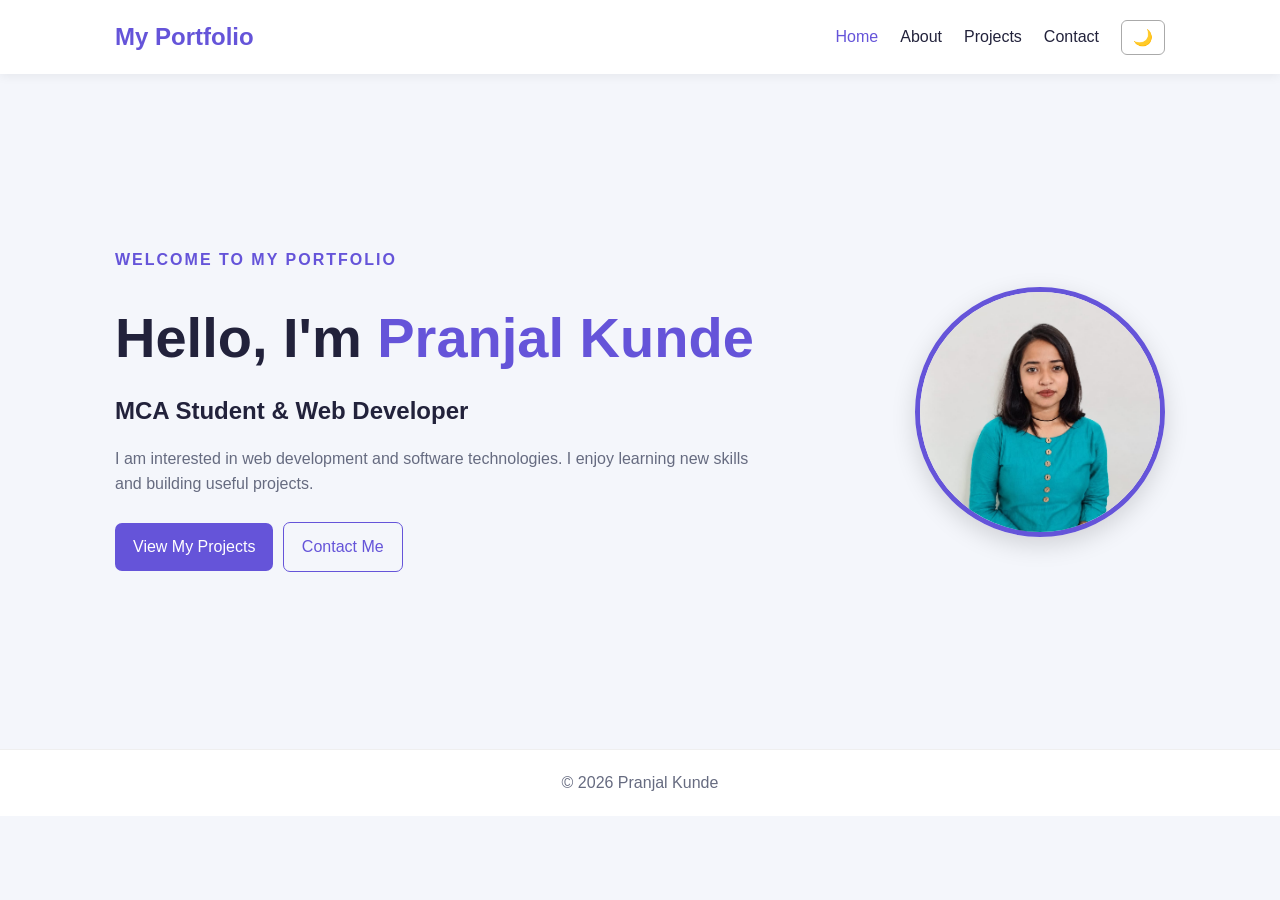
<file: index.html>
<!DOCTYPE html>
<html lang="en">
<head>
    <meta charset="UTF-8">
    <meta name="viewport" content="width=device-width, initial-scale=1.0">
    <title>My Portfolio - Home</title>
    <link rel="stylesheet" href="style.css">
    <script src="script.js" defer></script>
</head>
<body>
    <header>
        <nav class="navbar">
            <h2 class="logo">My Portfolio</h2>
            <button class="menu-toggle" aria-label="Toggle menu">☰</button>

            <div class="nav-links">
                <a class="active" href="index.html">Home</a>
                <a href="about.html">About</a>
                <a href="projects.html">Projects</a>
                <a href="contact.html">Contact</a>
                <button id="themeToggle" type="button">🌙</button>
            </div>
        </nav>
    </header>

    <main class="hero">
        <div class="hero-content">
            <p class="subtitle">WELCOME TO MY PORTFOLIO</p>

            <h1>Hello, I'm <span>Pranjal Kunde</span></h1>
            <h2>MCA Student &amp; Web Developer</h2>

            <p>
                I am interested in web development and software
                technologies. I enjoy learning new skills and
                building useful projects.
            </p>

            <a class="btn" href="projects.html">View My Projects</a>
            <a class="btn secondary" href="contact.html">Contact Me</a>
        </div>

        <div class="profile-circle">
            <img src="photo.jpg" alt="Pranjal Kunde Profile Photo">
        </div>
    </main>

    <footer>
        <p>&copy; <span class="year"></span> Pranjal Kunde</p>
    </footer>
</body>
</html>
</file>
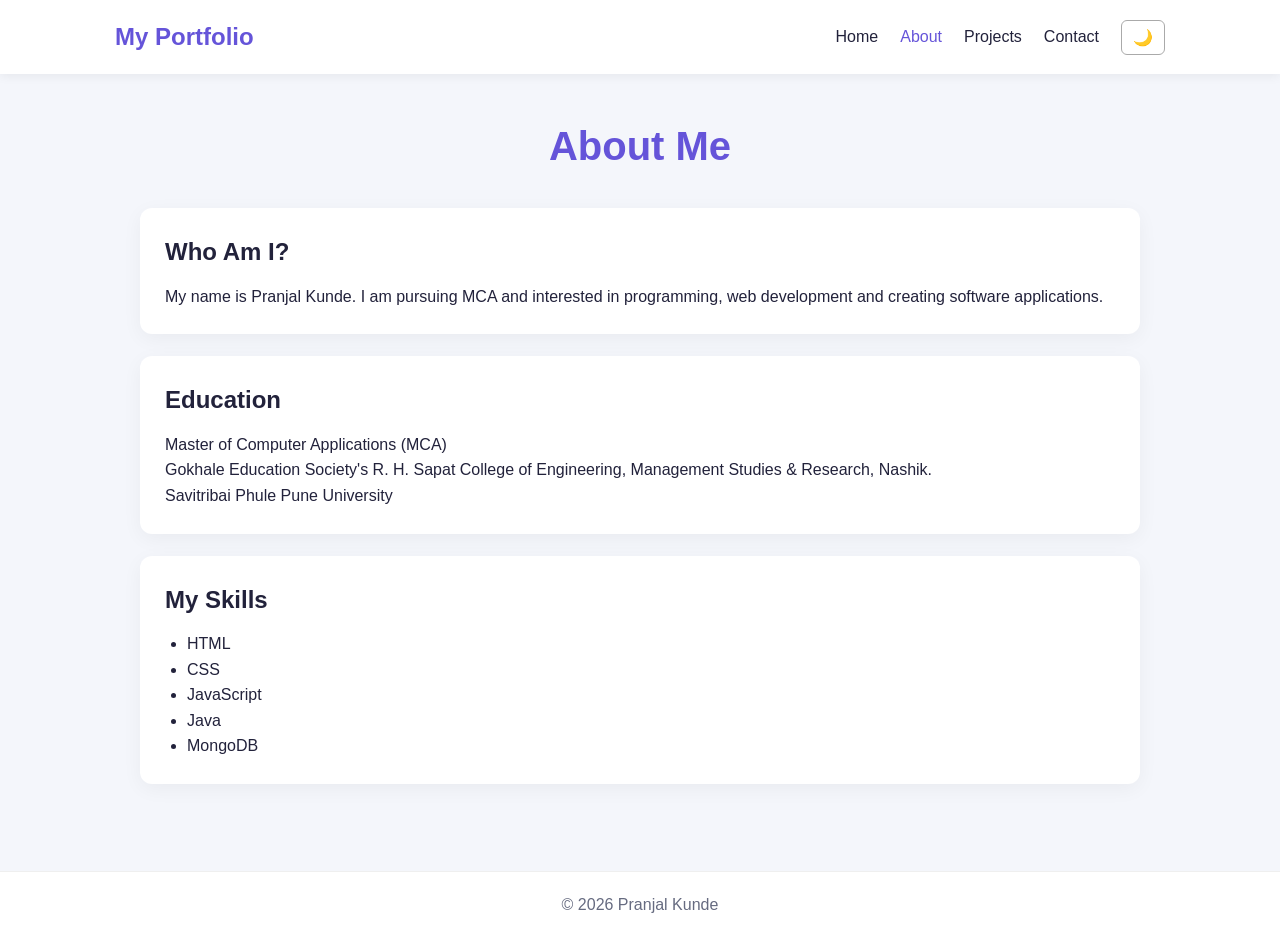
<file: about.html>
<!DOCTYPE html>
<html lang="en">
<head>
    <meta charset="UTF-8">
    <meta name="viewport" content="width=device-width, initial-scale=1.0">
    <title>About Me</title>
    <link rel="stylesheet" href="style.css">
    <script src="script.js" defer></script>
</head>
<body>
    <header>
        <nav class="navbar">
            <h2 class="logo">My Portfolio</h2>
            <button class="menu-toggle" aria-label="Toggle menu">☰</button>

            <div class="nav-links">
                <a href="index.html">Home</a>
                <a class="active" href="about.html">About</a>
                <a href="projects.html">Projects</a>
                <a href="contact.html">Contact</a>
                <button id="themeToggle" type="button">🌙</button>
            </div>
        </nav>
    </header>

    <main class="container">
        <h1 class="page-title">About Me</h1>

        <section class="card">
            <h2>Who Am I?</h2>
            <p>
                My name is Pranjal Kunde. I am pursuing MCA and
                interested in programming, web development and
                creating software applications.
            </p>
        </section>

        <section class="card">
            <h2>Education</h2>
            <p>Master of Computer Applications (MCA)</p>
            <p>
                Gokhale Education Society's R. H. Sapat College
                of Engineering, Management Studies &amp; Research,
                Nashik.
            </p>
            <p>Savitribai Phule Pune University</p>
        </section>

        <section class="card">
            <h2>My Skills</h2>
            <ul class="skills">
                <li>HTML</li>
                <li>CSS</li>
                <li>JavaScript</li>
                <li>Java</li>
                <li>MongoDB</li>
            </ul>
        </section>
    </main>

    <footer>
        <p>&copy; <span class="year"></span> Pranjal Kunde</p>
    </footer>
</body>
</html>
</file>
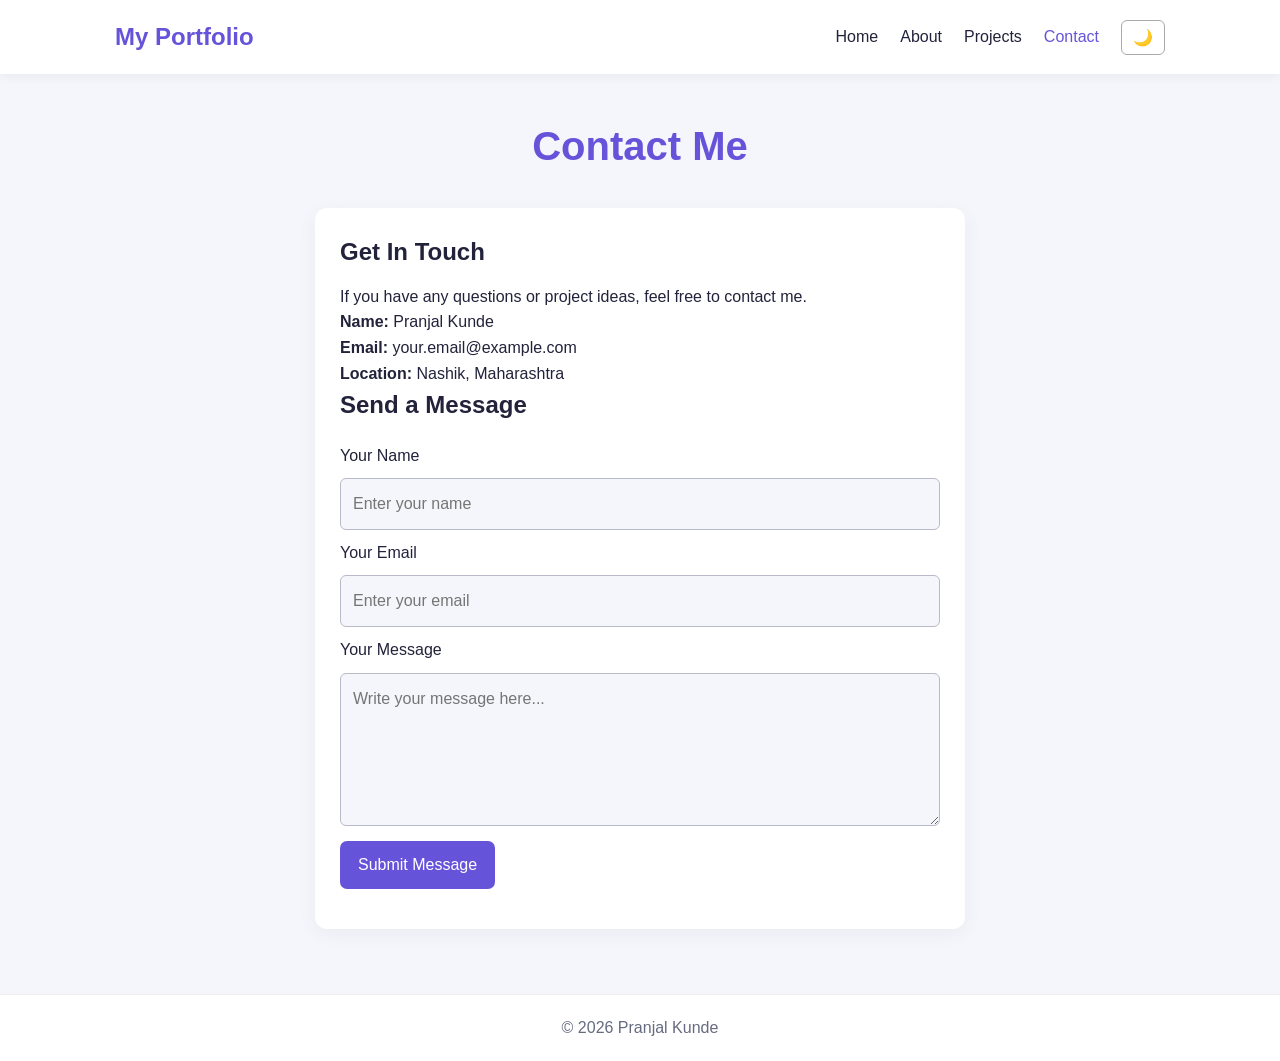
<file: contact.html>
<!DOCTYPE html>
<html lang="en">
<head>
    <meta charset="UTF-8">
    <meta name="viewport" content="width=device-width, initial-scale=1.0">
    <title>Contact Me - My Portfolio</title>

    <link rel="stylesheet" href="style.css">
    <script src="script.js" defer></script>
</head>
<body>

    <header>
        <nav class="navbar">
            <h2 class="logo">My Portfolio</h2>

            <button class="menu-toggle" aria-label="Toggle menu">
                ☰
            </button>

            <div class="nav-links">
                <a href="index.html">Home</a>
                <a href="about.html">About</a>
                <a href="projects.html">Projects</a>
                <a class="active" href="contact.html">Contact</a>

                <button id="themeToggle" type="button">🌙</button>
            </div>
        </nav>
    </header>

    <main class="container">
        <h1 class="page-title">Contact Me</h1>

        <section class="card contact-card">
            <h2>Get In Touch</h2>

            <p>
                If you have any questions or project ideas,
                feel free to contact me.
            </p>

            <p><strong>Name:</strong> Pranjal Kunde</p>
            <p><strong>Email:</strong> your.email@example.com</p>
            <p><strong>Location:</strong> Nashik, Maharashtra</p>

            <h2>Send a Message</h2>

            <form id="contactForm">

                <label for="name">Your Name</label>
                <input
                    type="text"
                    id="name"
                    name="name"
                    placeholder="Enter your name"
                    required
                    minlength="2"
                >

                <label for="email">Your Email</label>
                <input
                    type="email"
                    id="email"
                    name="email"
                    placeholder="Enter your email"
                    required
                >

                <label for="message">Your Message</label>
                <textarea
                    id="message"
                    name="message"
                    rows="5"
                    placeholder="Write your message here..."
                    required
                    minlength="10"
                ></textarea>

                <button class="btn" type="submit">
                    Submit Message
                </button>

                <p id="formMessage" role="status" aria-live="polite"></p>

            </form>
        </section>
    </main>

    <footer>
        <p>&copy; <span class="year"></span> Pranjal Kunde</p>
    </footer>

</body>
</html>
</file>
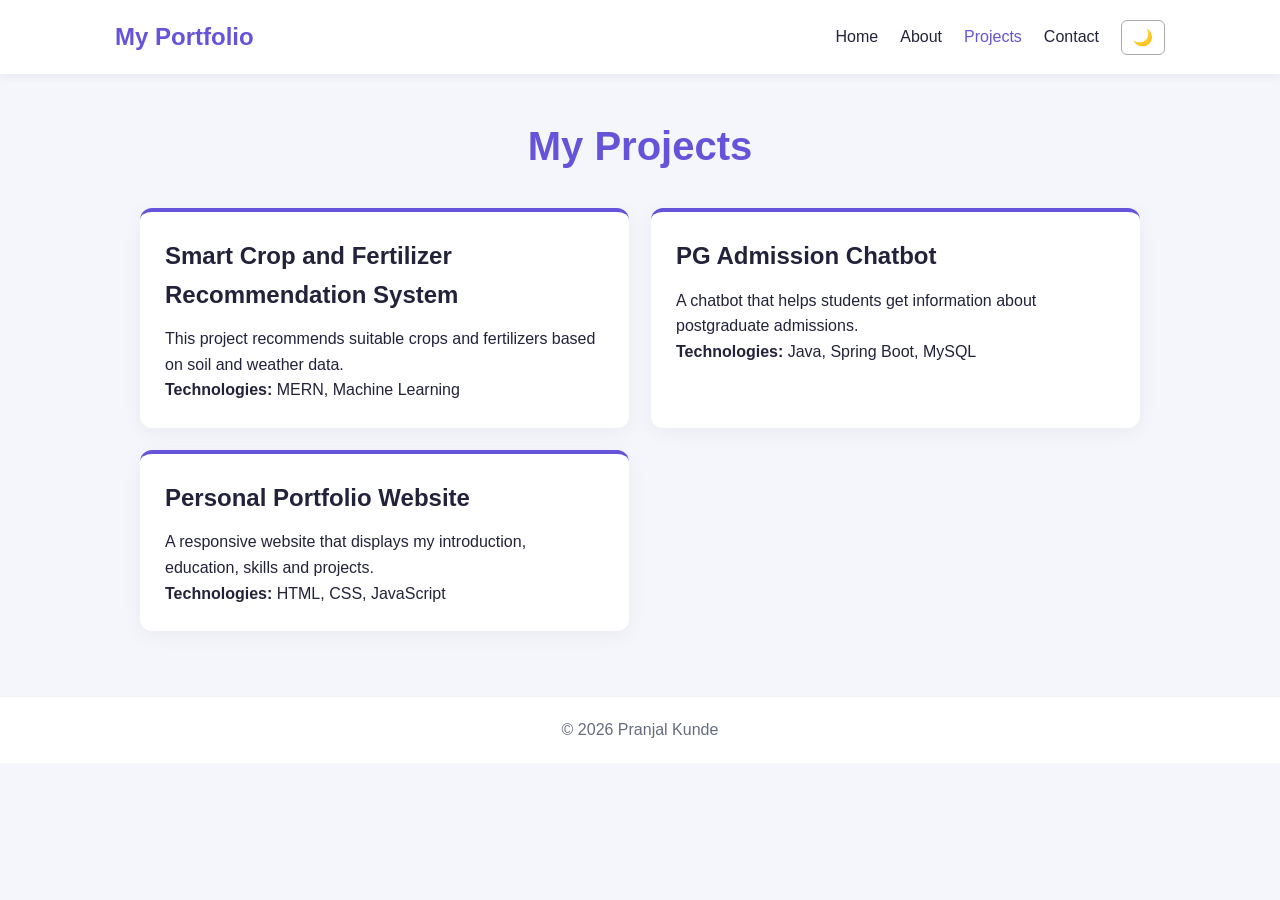
<file: projects.html>
<!DOCTYPE html>
<html lang="en">
<head>
    <meta charset="UTF-8">
    <meta name="viewport" content="width=device-width, initial-scale=1.0">
    <title>My Projects</title>
    <link rel="stylesheet" href="style.css">
    <script src="script.js" defer></script>
</head>
<body>
    <header>
        <nav class="navbar">
            <h2 class="logo">My Portfolio</h2>
            <button class="menu-toggle" aria-label="Toggle menu">☰</button>

            <div class="nav-links">
                <a href="index.html">Home</a>
                <a href="about.html">About</a>
                <a class="active" href="projects.html">Projects</a>
                <a href="contact.html">Contact</a>
                <button id="themeToggle" type="button">🌙</button>
            </div>
        </nav>
    </header>

    <main class="container">
        <h1 class="page-title">My Projects</h1>

        <section class="project-grid">
            <article class="card project-card">
                <h2>Smart Crop and Fertilizer Recommendation System</h2>
                <p>
                    This project recommends suitable crops and
                    fertilizers based on soil and weather data.
                </p>
                <p><strong>Technologies:</strong> MERN, Machine Learning</p>
            </article>

            <article class="card project-card">
                <h2>PG Admission Chatbot</h2>
                <p>
                    A chatbot that helps students get information
                    about postgraduate admissions.
                </p>
                <p><strong>Technologies:</strong> Java, Spring Boot, MySQL</p>
            </article>

            <article class="card project-card">
                <h2>Personal Portfolio Website</h2>
                <p>
                    A responsive website that displays my
                    introduction, education, skills and projects.
                </p>
                <p><strong>Technologies:</strong> HTML, CSS, JavaScript</p>
            </article>
        </section>
    </main>

    <footer>
        <p>&copy; <span class="year"></span> Pranjal Kunde</p>
    </footer>
</body>
</html>
</file>
<file: style.css>
* {
    margin: 0;
    padding: 0;
    box-sizing: border-box;
}

:root {
    --bg: #f4f6fb;
    --surface: #ffffff;
    --text: #22223b;
    --accent: #6554d9;
    --muted: #666b80;
}

body.dark {
    --bg: #171827;
    --surface: #25273b;
    --text: #f5f5ff;
    --accent: #a99cff;
    --muted: #c1c4d6;
}

body {
    font-family: Arial, sans-serif;
    background: var(--bg);
    color: var(--text);
    line-height: 1.6;
    transition: background 0.3s, color 0.3s;
}

header {
    background: var(--surface);
    box-shadow: 0 2px 10px #00000010;
}

.navbar {
    max-width: 1100px;
    margin: auto;
    padding: 18px 25px;
    display: flex;
    align-items: center;
    justify-content: space-between;
    gap: 15px;
}

.logo {
    color: var(--accent);
}

.nav-links {
    display: flex;
    align-items: center;
    gap: 22px;
}

.nav-links a {
    text-decoration: none;
    color: var(--text);
    transition: color 0.3s;
}

.nav-links a:hover,
.nav-links a.active {
    color: var(--accent);
}

#themeToggle,
.menu-toggle {
    padding: 7px 11px;
    border: 1px solid #aaa;
    border-radius: 6px;
    cursor: pointer;
    background: var(--surface);
    color: var(--text);
    font-size: 1rem;
}

.menu-toggle {
    display: none;
}

.hero {
    max-width: 1100px;
    min-height: 75vh;
    margin: auto;
    padding: 50px 25px;
    display: flex;
    align-items: center;
    justify-content: space-between;
    gap: 40px;
}

.hero-content {
    max-width: 650px;
}

.hero h1 {
    font-size: clamp(2rem, 5vw, 3.5rem);
    margin: 10px 0;
}

.hero h1 span {
    color: var(--accent);
}

.hero h2 {
    margin-bottom: 15px;
}

.hero p {
    color: var(--muted);
    margin-bottom: 20px;
}

.subtitle {
    color: var(--accent) !important;
    font-weight: bold;
    letter-spacing: 2px;
}

.profile-circle {
    width: 250px;
    height: 250px;
    flex-shrink: 0;
    border-radius: 50%;
    overflow: hidden;
    border: 5px solid var(--accent);
    box-shadow: 0 8px 25px #00000025;
    animation: float 3s ease-in-out infinite;
}

.profile-circle img {
    width: 100%;
    height: 100%;
    display: block;
    object-fit: cover;
    object-position: center;
}

.btn {
    display: inline-block;
    padding: 11px 18px;
    margin: 5px 5px 5px 0;
    border: none;
    border-radius: 7px;
    background: var(--accent);
    color: white;
    text-decoration: none;
    cursor: pointer;
    font: inherit;
    transition: transform 0.3s, opacity 0.3s;
}

.btn:hover {
    transform: translateY(-3px);
    opacity: 0.9;
}

.btn.secondary {
    background: transparent;
    border: 1px solid var(--accent);
    color: var(--accent);
}

.container {
    max-width: 1050px;
    margin: auto;
    padding: 40px 25px 65px;
}

.page-title {
    text-align: center;
    color: var(--accent);
    font-size: 2.5rem;
    margin-bottom: 30px;
}

.card {
    background: var(--surface);
    padding: 25px;
    margin-bottom: 22px;
    border-radius: 12px;
    box-shadow: 0 5px 20px #0000000c;
    transition: transform 0.3s;
    animation: fadeIn 0.7s ease;
}

.card:hover {
    transform: translateY(-4px);
}

.card h2 {
    margin-bottom: 12px;
}

.skills {
    padding-left: 22px;
}

.project-grid {
    display: grid;
    grid-template-columns: repeat(2, minmax(0, 1fr));
    gap: 22px;
}

.project-card {
    margin: 0;
    border-top: 4px solid var(--accent);
}

.contact-card {
    max-width: 650px;
    margin: auto;
}

form {
    display: flex;
    flex-direction: column;
    gap: 10px;
    margin-top: 18px;
}

input,
textarea {
    width: 100%;
    padding: 12px;
    border: 1px solid #b8bac8;
    border-radius: 6px;
    background: var(--bg);
    color: var(--text);
    font: inherit;
}

input:focus,
textarea:focus {
    outline: 2px solid var(--accent);
}

form .btn {
    align-self: flex-start;
}

#formMessage {
    color: var(--accent);
}

footer {
    background: var(--surface);
    padding: 20px;
    text-align: center;
    color: var(--muted);
    border-top: 1px solid #88888822;
}

@keyframes fadeIn {
    from {
        opacity: 0;
        transform: translateY(15px);
    }
    to {
        opacity: 1;
        transform: translateY(0);
    }
}

@keyframes float {
    0%, 100% {
        transform: translateY(0);
    }
    50% {
        transform: translateY(-12px);
    }
}

/* Tablet and mobile responsive design */
@media (max-width: 768px) {
    .menu-toggle {
        display: block;
    }

    .navbar {
        flex-wrap: wrap;
    }

    .nav-links {
        display: none;
        flex-basis: 100%;
        flex-direction: column;
        align-items: flex-start;
        padding-top: 18px;
        gap: 15px;
    }

    .nav-links.open {
        display: flex;
    }

    .hero {
        flex-direction: column-reverse;
        text-align: center;
        padding-top: 40px;
    }

    .profile-circle {
        width: 170px;
        height: 170px;
    }

    .project-grid {
        grid-template-columns: 1fr;
    }

    .page-title {
        font-size: 2rem;
    }
}

@media (max-width: 400px) {
    .navbar {
        padding-inline: 15px;
    }

    .hero,
    .container {
        padding-inline: 16px;
    }

    .hero h1 {
        font-size: 2rem;
    }

    .btn {
        font-size: 0.9rem;
    }
}
</file>
